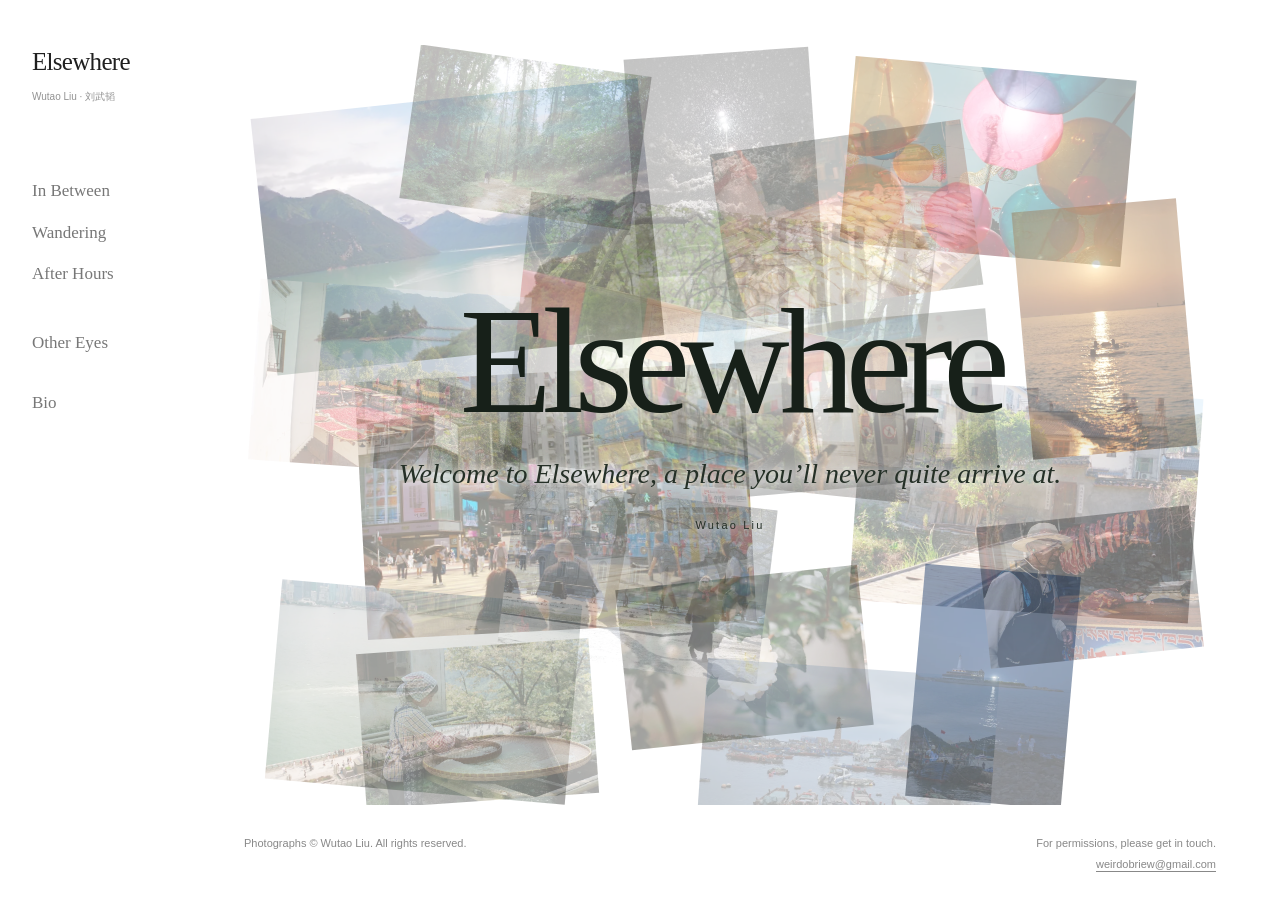
<file: index.html>
<!doctype html>
<html lang="en">
<head>
<meta charset="utf-8"><meta name="viewport" content="width=device-width,initial-scale=1">
<meta name="description" content="Elsewhere — a photographic archive by Wutao Liu.">
<meta name="theme-color" content="#ffffff"><title>Elsewhere — Wutao Liu</title>
<link rel="stylesheet" href="style.css?v=1.1.10"><script src="app.js?v=1.1.10" defer></script>
</head>
<body>
<a class="skip-link" href="#book">Skip to photographs</a>
<aside class="sidebar">
<a class="brand" href="./">Elsewhere<span>Wutao Liu · 刘武韬</span></a>
<nav aria-label="Archives"><div id="archives"></div></nav>
<a class="bio-link" href="bio.html">Bio</a>

</aside>
<main id="book" class="book" tabindex="-1">
<header id="book-heading" class="book-heading"><div><h1 id="archive-title">Elsewhere</h1><p id="archive-credit" hidden></p></div><span id="archive-count" hidden></span><span id="archive-load" role="status" aria-live="polite" hidden></span></header>
<p id="status" role="status"></p>
<section id="spread" class="spread" aria-label="Photographic spread"></section>
<footer id="pagination" class="pagination"><span id="page-label" aria-live="polite" aria-atomic="true"></span><div id="page-dots" class="page-dots" hidden role="group" aria-label="Choose a page"></div><div class="page-arrows"><button id="page-prev" aria-label="Previous page" disabled>←</button><button id="page-next" aria-label="Next page" disabled>→</button></div></footer>

<noscript><p>Please enable JavaScript to browse this archive.</p></noscript>
<footer class="copyright-notice"><p data-photograph-rights>Photographs © Wutao Liu. All rights reserved.</p><p>For permissions, please get in touch.<br><a href="mailto:weirdobriew@gmail.com">weirdobriew@gmail.com</a></p></footer>
</main>
<dialog id="viewer" aria-label="Full-resolution photograph">
<div class="viewer-bar"><span id="position"></span><div><button id="zoom" aria-label="View photograph at 100 percent" aria-pressed="false">100%</button><button id="close" aria-label="Close photograph">Close ×</button></div></div>
<div class="viewer-body"><button id="previous" aria-label="Previous photograph">←</button><div id="image-stage" class="image-stage"><img id="full-image" alt=""></div><button id="next" aria-label="Next photograph">→</button></div>
<div class="viewer-caption"><span id="caption"></span><span id="image-status" role="status"></span></div>
<footer class="copyright-notice viewer-rights"><p data-photograph-rights>Photographs © Wutao Liu. All rights reserved.</p><p>For permissions, please get in touch.<br><a href="mailto:weirdobriew@gmail.com">weirdobriew@gmail.com</a></p></footer>
</dialog>
</body>
</html>
</file>
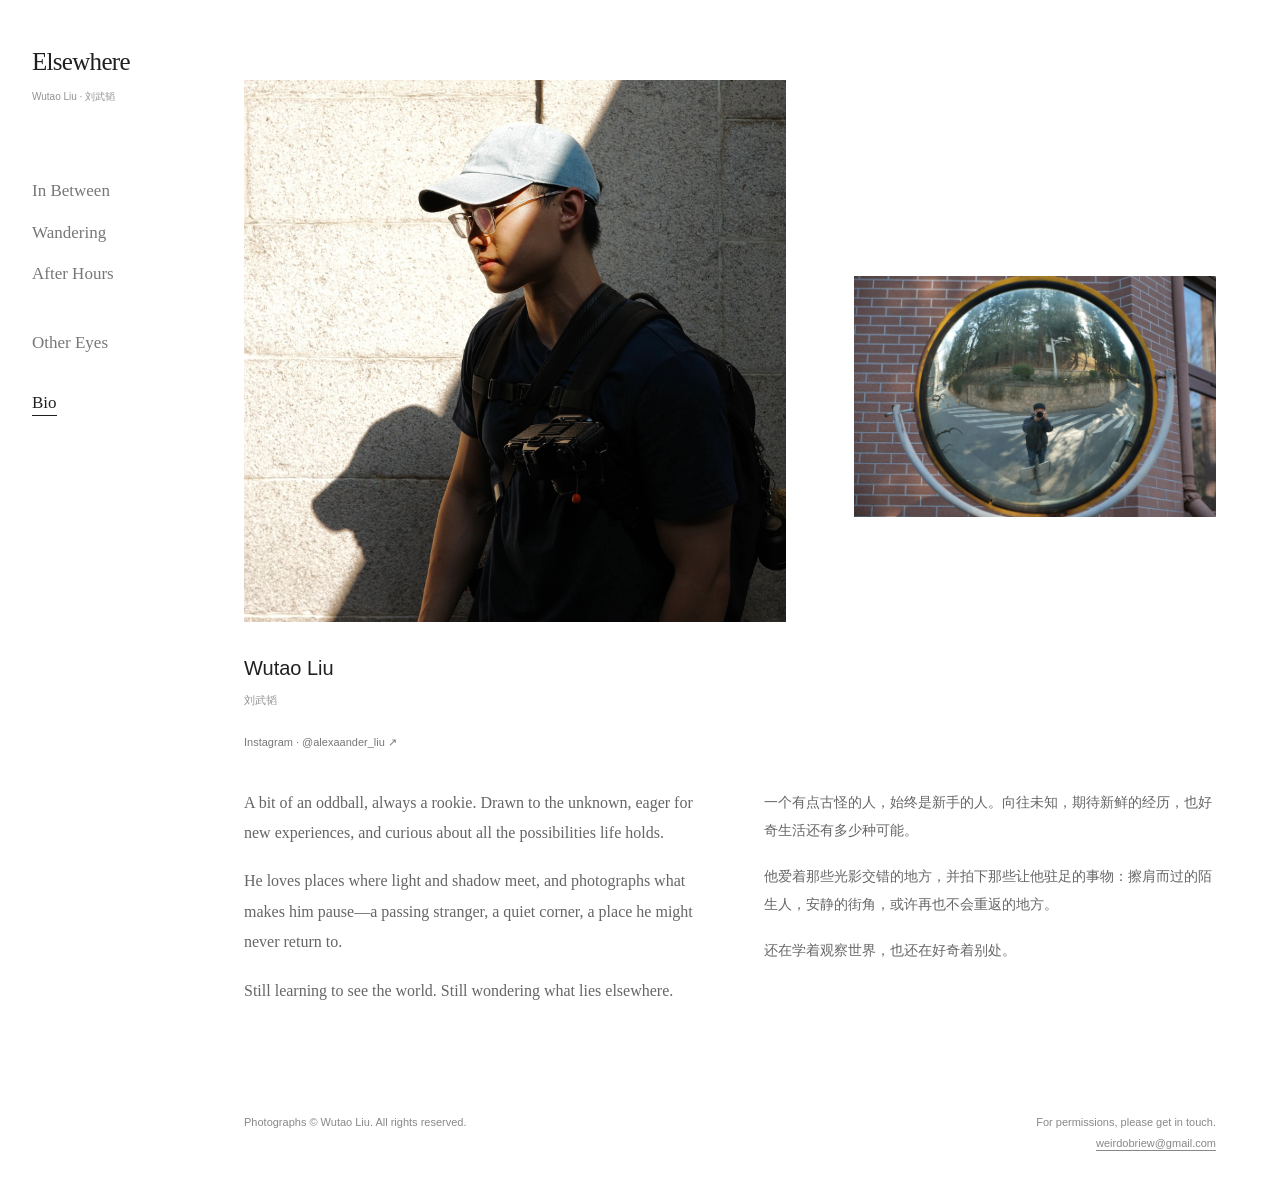
<file: bio.html>
<!doctype html>
<html lang="en"><head>
<meta charset="utf-8"><meta name="viewport" content="width=device-width,initial-scale=1">
<meta name="description" content="Wutao Liu — the photographer behind Elsewhere">
<meta name="theme-color" content="#ffffff"><title>Bio — Elsewhere</title>
<link rel="stylesheet" href="style.css?v=1.1.10">
</head><body>
<a class="skip-link" href="#bio">Skip to biography</a>
<aside class="sidebar">
<a class="brand" href="./">Elsewhere<span>Wutao Liu · 刘武韬</span></a>
<nav aria-label="Archives"><div id="archives"><a class="archive-link" href="./#in-between/1"><span>In Between</span></a><a class="archive-link" href="./#wandering/1"><span>Wandering</span></a><a class="archive-link" href="./#after-hours/1"><span>After Hours</span></a><a class="archive-link guest-archive" href="./#other-eyes"><span>Other Eyes</span></a></div></nav>
<a class="bio-link" href="bio.html" aria-current="page">Bio</a>

</aside>
<main id="bio" class="book bio-page">
<div class="bio-layout"><figure><img class="portrait" src="assets/portrait.webp" width="900" height="900" alt="Wutao Liu wearing a cap and carrying a camera"></figure><figure class="portrait-secondary"><img class="portrait" src="assets/portrait-mirror.webp" width="1600" height="1067" alt="Wutao Liu photographing his reflection in a round roadside mirror"></figure><div class="bio-copy"><h2>Wutao Liu<span>刘武韬</span></h2><p><a href="https://www.instagram.com/alexaander_liu/" target="_blank" rel="noopener noreferrer" aria-label="Instagram: alexaander_liu">Instagram · @alexaander_liu ↗</a></p></div></div><section class="bio-languages" aria-label="Biography in English and Chinese"><div class="bio-text" lang="en"><p>A bit of an oddball, always a rookie. Drawn to the unknown, eager for new experiences, and curious about all the possibilities life holds.</p><p>He loves places where light and shadow meet, and photographs what makes him pause—a passing stranger, a quiet corner, a place he might never return to.</p><p>Still learning to see the world. Still wondering what lies elsewhere.</p></div><div class="bio-text" lang="zh-CN"><p>一个有点古怪的人，始终是新手的人。向往未知，期待新鲜的经历，也好奇生活还有多少种可能。</p><p>他爱着那些光影交错的地方，并拍下那些让他驻足的事物：擦肩而过的陌生人，安静的街角，或许再也不会重返的地方。</p><p>还在学着观察世界，也还在好奇着别处。</p></div></section>
<footer class="copyright-notice"><p>Photographs © Wutao Liu. All rights reserved.</p><p>For permissions, please get in touch.<br><a href="mailto:weirdobriew@gmail.com">weirdobriew@gmail.com</a></p></footer>
</main></body></html>
</file>
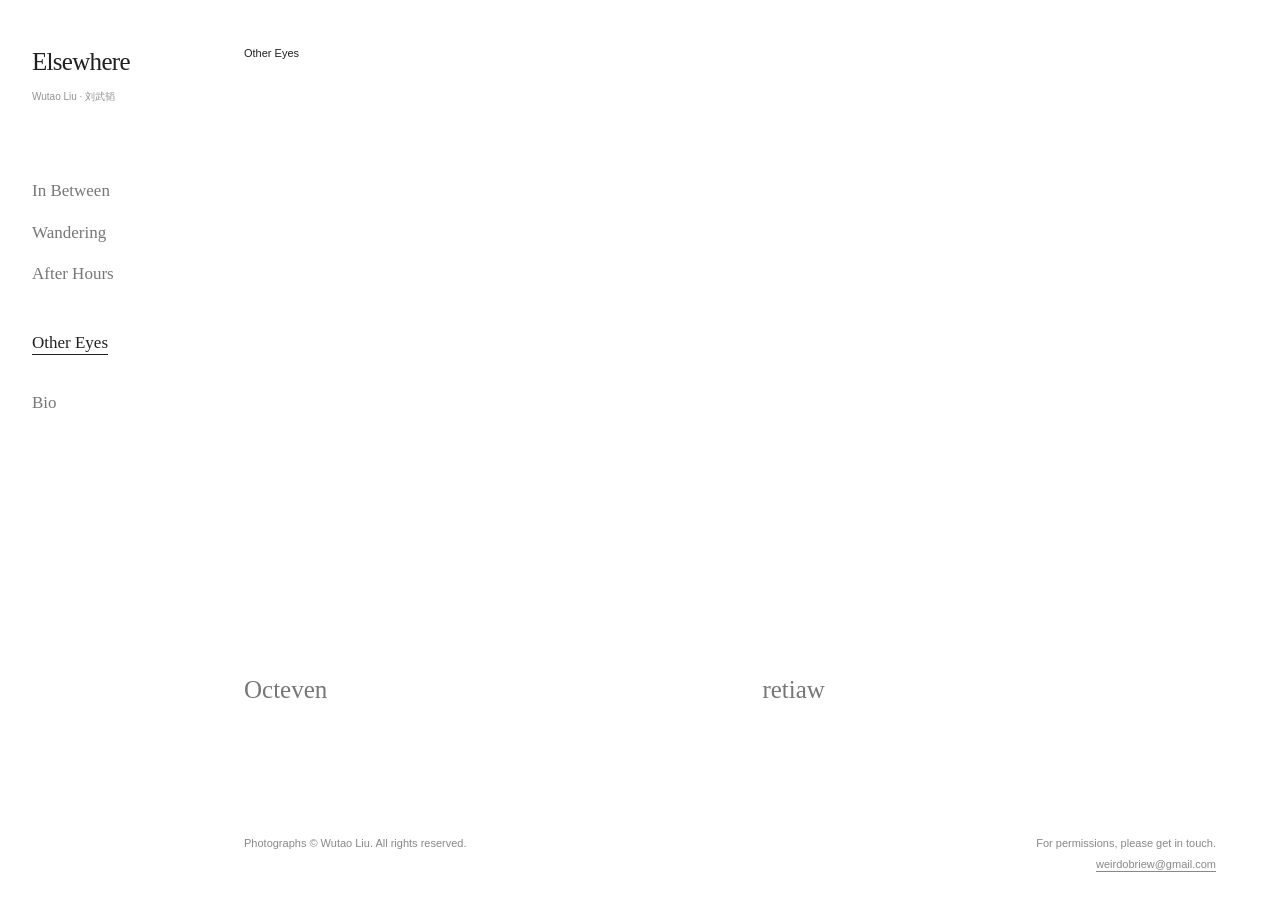
<file: featured.html>
<!doctype html><html lang="en"><head><meta charset="utf-8"><meta name="viewport" content="width=device-width,initial-scale=1"><meta http-equiv="refresh" content="0;url=./#other-eyes"><title>Other Eyes — Elsewhere</title></head><body><a href="./#other-eyes">Other Eyes →</a></body></html>
</file>
<file: style.css>
:root{--paper:#fff;--ink:#202020;--muted:#929292;--side:180px}*{box-sizing:border-box}[hidden]{display:none!important}body{margin:0;background:var(--paper);color:var(--ink);font:12px/1.6 -apple-system,BlinkMacSystemFont,"Segoe UI",sans-serif}a{color:inherit;text-decoration:none}button{font:inherit;color:inherit;cursor:pointer}a:focus-visible,button:focus-visible{outline:1px solid #555;outline-offset:5px}button:disabled{opacity:.2;cursor:default}.skip-link{position:fixed;top:-60px;left:20px;z-index:20;background:#fff;padding:12px}.skip-link:focus{top:10px}.sidebar{position:fixed;inset:0 auto 0 0;width:var(--side);padding:48px 24px 30px 32px;display:flex;flex-direction:column}.brand{font-size:16px;letter-spacing:-.4px;line-height:1.25}.brand span{display:block;font-size:9px;letter-spacing:0;line-height:1.7;margin-top:8px;color:var(--muted)}.sidebar nav{margin-top:65px}.archive-link{display:block;padding:7px 0;color:var(--muted);font-size:11px}.archive-link:hover,.archive-link[aria-current=page]{color:var(--ink)}.bio-link{margin-top:27px;font-size:11px;color:var(--muted)}.bio-link:hover,.bio-link[aria-current=page]{color:var(--ink)}.book{margin-left:var(--side);padding:45px clamp(25px,5vw,80px) 25px;min-height:100dvh;max-width:1700px}.book:focus{outline:none}.book-heading{padding-bottom:10px}.book-heading h1{font-size:11px;font-weight:400;letter-spacing:0;margin:0}#status{font-size:11px;color:var(--muted)}.spread{position:relative;min-height:calc(100dvh - 170px);padding:30px 0;display:grid;gap:22px 6%;align-content:center}.spread figure{margin:0;min-width:0}.photo-button{border:0;background:none;padding:0;display:block;width:100%;cursor:zoom-in}.spread img{display:block;max-width:100%;width:100%;height:auto;max-height:53vh;margin:auto;object-fit:contain}.spread figcaption{display:none}.spread-note{font:14px/1.8 Georgia,serif;white-space:pre-line;color:#777;margin:0;max-width:260px}.spread-home{min-height:calc(100dvh - 95px);padding:0;grid-template-columns:1fr;align-items:center}.spread-home figure{width:min(100%,960px);justify-self:center}.spread-home img{max-height:72vh}.spread-home .photo-button{cursor:pointer}.spread-solo{grid-template-columns:1fr}.spread-solo img{max-height:65vh}.spread-solo .spread-note{justify-self:end}.spread-duo{grid-template-columns:1.2fr .8fr;align-items:center}.spread-duo figure:first-child{align-self:start}.spread-duo figure:nth-child(2){padding-top:55px}.spread-duo .spread-note{grid-column:1/-1;margin-left:12%}.spread-triptych{grid-template-columns:1.3fr .8fr;align-items:center;gap:25px 7%}.spread-triptych figure:first-child{grid-row:1/3}.spread-triptych figure:nth-child(n+2) img{max-height:23vh}.spread-triptych .spread-note{grid-column:1/-1}.spread-portraits{grid-template-columns:1fr 1fr;gap:24px 12%;padding-left:8%;padding-right:8%}.spread-portraits img{max-height:58vh}.spread-portraits figure:nth-child(2){padding-top:40px}.spread-portraits .spread-note{grid-column:1/-1;justify-self:center}.spread-offset{grid-template-columns:1.15fr .75fr;gap:24px 12%;align-items:center}.spread-offset figure:first-child{padding-top:65px}.spread-offset figure:nth-child(2) img{max-height:58vh}.spread-offset .spread-note{grid-column:1/-1}.pagination{display:flex;justify-content:space-between;align-items:center;gap:20px;padding-top:10px}.pagination>span{font-size:10px;color:var(--muted)}.page-arrows{display:flex;gap:30px}.page-arrows button{border:0;background:none;padding:5px;font-size:19px;line-height:1}.bio-layout{display:grid;grid-template-columns:1.2fr 1fr;gap:10%;align-items:center;min-height:calc(100dvh - 100px)}.bio-layout figure{margin:0}.portrait{display:block;width:100%;max-width:440px;height:auto}.bio-copy h2{font-size:20px;font-weight:400;margin:0}.bio-copy h2 span{display:block;font-size:11px;color:var(--muted);margin-top:8px}dialog{border:0;background:#fff;color:var(--ink);width:100vw;max-width:none;height:100dvh;max-height:none;margin:0;padding:20px 3vw}dialog[open]{display:flex;flex-direction:column}dialog::backdrop{background:#fff}.viewer-bar,.viewer-caption{display:flex;justify-content:space-between;align-items:center;gap:15px;font-size:10px;flex-shrink:0}.viewer-bar button,.viewer-body>button{border:0;background:none;padding:10px}.viewer-bar>div{display:flex;gap:15px}.viewer-body{display:flex;align-items:stretch;flex:1;min-height:0;gap:15px;padding:15px 0}.viewer-body>button{align-self:center;font-size:20px;flex-shrink:0}.image-stage{flex:1;min-width:0;min-height:0;display:flex;justify-content:center;align-items:center;overflow:auto}.image-stage img{max-width:100%;max-height:100%;width:auto;height:auto;object-fit:contain;cursor:zoom-in}.image-stage.zoomed{display:block}.image-stage.zoomed img{max-width:none;max-height:none;width:auto;height:auto;cursor:zoom-out}.viewer-caption{padding-top:5px;color:var(--muted)}body.viewing{overflow:hidden}@media(max-width:1050px){:root{--side:160px}.sidebar{padding-left:25px;padding-right:15px}.book{padding-left:30px;padding-right:30px}}@media(max-width:700px){.sidebar{position:relative;inset:auto;width:auto;padding:25px 6vw 12px;display:grid;grid-template-columns:1fr auto;gap:23px}.brand{font-size:15px}.brand span{font-size:9px;margin-top:6px}.sidebar nav{grid-column:1/-1;grid-row:2;margin:0}#archives{display:flex;gap:24px;overflow-x:auto}.archive-link{white-space:nowrap;font-size:10px;padding:4px 0}.bio-link{margin:0;align-self:start;font-size:10px}.book{margin:0;padding:18px 6vw 20px;min-height:0}.book-heading{padding-bottom:0}.spread{min-height:450px;padding:25px 0;gap:20px 6%}.spread img{max-height:46vh}.spread-home{min-height:calc(100dvh - 180px);padding:0}.spread-home img{max-height:65vh}.spread-solo img{max-height:55vh}.spread-duo{grid-template-columns:1fr 1fr}.spread-duo figure:nth-child(2){padding-top:40px}.spread-portraits{gap:20px 8%;padding-left:0;padding-right:0}.spread-portraits img{max-height:46vh}.spread-triptych figure:nth-child(n+2) img{max-height:20vh}.spread-offset{gap:20px 8%}.spread-offset figure:nth-child(2) img{max-height:46vh}.bio-layout{grid-template-columns:1fr;gap:30px;padding:25px 0;min-height:0}.portrait{max-width:420px}.bio-copy h2{font-size:18px}.viewer-body{gap:3px}.viewer-body>button{padding:5px}.viewer-bar>div{gap:5px}.viewer-caption{font-size:9px;align-items:start}}

.image-stage:not(.zoomed) img{width:100%;height:100%;object-fit:contain}

/* Sidebar typography and navigation feedback. */
.sidebar{--nav-serif:Georgia,"Times New Roman","Songti SC",serif}
.brand{font-family:var(--nav-serif);font-size:25px;letter-spacing:-.7px;line-height:1.12}
.brand span{font-family:-apple-system,BlinkMacSystemFont,"Segoe UI",sans-serif;font-size:10px;letter-spacing:0;margin-top:12px}
.archive-link,.bio-link{font-family:var(--nav-serif);font-size:17px;line-height:1.5;color:#777;position:relative;transition:transform .2s ease,color .2s ease}
.archive-link{padding:8px 0}
.archive-link span{position:relative;display:inline-block}
.archive-link span::after{content:"";position:absolute;left:0;bottom:0;width:100%;height:1px;background:currentColor;transform:scaleX(0);transform-origin:left;transition:transform .2s ease}
.archive-link:hover,.archive-link:focus-visible,.bio-link:hover,.bio-link:focus-visible{color:#171717;transform:translateX(4px)}
.archive-link:hover span::after,.archive-link:focus-visible span::after,.archive-link[aria-current=page] span::after{transform:scaleX(1)}
.bio-link{align-self:flex-start}
.bio-link::after{content:"";position:absolute;left:0;bottom:0;width:100%;height:1px;background:currentColor;transform:scaleX(0);transform-origin:left;transition:transform .2s ease}
.bio-link:hover::after,.bio-link:focus-visible::after,.bio-link[aria-current=page]::after{transform:scaleX(1)}
@media(max-width:700px){.brand{font-size:23px}.archive-link,.bio-link{font-size:16px}.archive-link{padding:5px 0}.bio-link{align-self:start}.brand span{margin-top:8px}}
@media(prefers-reduced-motion:reduce){.archive-link,.bio-link,.archive-link span::after,.bio-link::after{transition:none}.archive-link:hover,.archive-link:focus-visible,.bio-link:hover,.bio-link:focus-visible{transform:none}}

.bio-text{max-width:390px;margin:28px 0 25px;font-size:13px;line-height:2;color:#666}.bio-text p{margin:0 0 18px}.bio-copy>p{font-size:11px;margin-top:24px;color:#777}

.bio-page .bio-layout{grid-template-columns:minmax(0,1.4fr) minmax(180px,.6fr);gap:8%;min-height:0;padding:35px 0 48px}.bio-page .portrait{max-width:640px;width:100%}.bio-languages{display:grid;grid-template-columns:1fr 1fr;gap:7%;padding:5px 0 60px}.bio-languages .bio-text{max-width:none;margin:0;font-size:14px;line-height:2}.bio-languages [lang="en"]{font-family:Georgia,"Times New Roman",serif;font-size:16px;line-height:1.9}@media(max-width:700px){.bio-page .bio-layout{grid-template-columns:1fr;gap:26px;padding-top:20px}.bio-page .portrait{max-width:none}.bio-languages{grid-template-columns:1fr;gap:25px}}

.bio-page .bio-layout{grid-template-columns:minmax(0,1.2fr) minmax(0,.8fr);gap:30px 7%;align-items:center}.bio-page .portrait-secondary{padding-top:90px}.bio-page .portrait-secondary .portrait{max-width:460px}.bio-page .bio-copy{grid-column:1/-1}.bio-page .bio-layout{padding-bottom:20px}@media(max-width:700px){.bio-page .bio-layout{grid-template-columns:1fr;gap:25px}.bio-page .portrait-secondary{padding-top:0;width:85%;justify-self:end}.bio-page .portrait-secondary .portrait{max-width:none}}

/* Tighter, larger multi-image spreads; proportions follow the photographs. */
.spread-duo,.spread-portraits,.spread-offset{display:flex;flex-wrap:wrap;justify-content:center;align-items:center;gap:18px clamp(16px,2vw,28px);padding-left:0;padding-right:0}
.spread-duo figure,.spread-portraits figure,.spread-offset figure{flex:var(--photo-ratio,1) 1 0;max-width:calc(70vh * var(--photo-ratio,1));padding-top:0!important;align-self:center!important}
.spread-duo img,.spread-portraits img,.spread-offset img{max-height:70vh}
.spread-duo .spread-note,.spread-portraits .spread-note,.spread-offset .spread-note{flex:0 0 100%;margin:0;max-width:none}
.spread-triptych{grid-template-columns:1.2fr 1fr;gap:14px 24px}
.spread-triptych figure:first-child img{max-height:68vh}
.spread-triptych figure:nth-child(n+2) img{max-height:31vh}
@media(max-width:700px){.spread-duo,.spread-portraits{gap:14px 16px}.spread-duo figure,.spread-portraits figure{max-width:calc(58vh * var(--photo-ratio,1))}.spread-duo img,.spread-portraits img{max-height:58vh}.spread-offset{display:grid;grid-template-columns:1fr;gap:18px}.spread-offset figure{max-width:none;width:100%}.spread-offset img{max-height:62vh}.spread-triptych{gap:10px 14px;grid-template-columns:1.15fr 1fr}.spread-triptych figure:nth-child(n+2) img{max-height:28vh}}

/* Small vertical offsets while retaining compact gaps and full image frames. */
.spread-duo figure:nth-child(2){transform:translateY(20px)}
.spread-portraits figure:nth-child(2){transform:translateY(26px)}
.spread-offset figure:nth-child(2){transform:translateY(-18px)}
.spread-triptych figure:nth-child(2){transform:translateY(-8px)}
.spread-triptych figure:nth-child(3){transform:translateY(8px)}
@media(max-width:700px){.spread-duo figure:nth-child(2),.spread-portraits figure:nth-child(2){transform:translateY(12px)}.spread-offset figure:nth-child(2){transform:none}.spread-triptych figure:nth-child(2){transform:translateY(-4px)}.spread-triptych figure:nth-child(3){transform:translateY(4px)}}

/* Layered photographic cover. All layers use thumbnail assets. */
.spread-collage{display:block;position:relative;height:calc(100dvh - 95px);min-height:580px;isolation:isolate;overflow:hidden}
.home-layer{position:absolute;display:block;left:var(--x);top:var(--y);width:var(--w);opacity:var(--o);transform:rotate(var(--r));transition:opacity .25s ease;z-index:1}
.home-layer img{display:block;width:100%;height:auto;max-height:none;margin:0}
.home-layer:hover,.home-layer:focus-visible{opacity:.85;z-index:3}
.home-layer-1{--x:2%;--y:7%;--w:40%;--o:.44;--r:-6deg}
.home-layer-2{--x:62%;--y:3%;--w:29%;--o:.36;--r:5deg}
.home-layer-3{--x:40%;--y:1%;--w:19%;--o:.25;--r:-4deg}
.home-layer-4{--x:63%;--y:45%;--w:35%;--o:.38;--r:4deg}
.home-layer-5{--x:12%;--y:43%;--w:40%;--o:.46;--r:-3deg}
.home-layer-6{--x:28%;--y:22%;--w:42%;--o:.22;--r:6deg}
.home-layer-7{--x:80%;--y:21%;--w:17%;--o:.45;--r:-5deg}
.home-layer-8{--x:3%;--y:72%;--w:31%;--o:.34;--r:5deg}
.home-layer-9{--x:39%;--y:70%;--w:25%;--o:.38;--r:-6deg}
.home-layer-10{--x:69%;--y:69%;--w:16%;--o:.46;--r:5deg}
.home-wordmark{position:absolute;left:50%;top:48%;transform:translate(-50%,-50%);z-index:5;display:flex;flex-direction:column;align-items:center;gap:10px;white-space:nowrap;pointer-events:none}
.home-title{font-family:Georgia,"Times New Roman",serif;font-size:clamp(70px,11.8vw,190px);font-weight:400;line-height:1;letter-spacing:-.065em;color:#172019;text-shadow:0 0 30px rgba(255,255,255,.8);pointer-events:auto}
.home-signature{font-size:11px;letter-spacing:.2em;color:#253027;text-shadow:0 0 10px #fff}
@media(max-width:700px){.spread-collage{height:calc(100dvh - 175px);min-height:480px}.home-title{font-size:clamp(56px,16vw,100px)}.home-signature{font-size:9px;letter-spacing:.16em}.home-wordmark{top:46%;gap:12px}.home-layer-1{--y:9%;--w:55%}.home-layer-2{--x:59%;--y:6%;--w:39%}.home-layer-3{--x:39%;--y:0%;--w:26%}.home-layer-4{--x:56%;--y:52%;--w:43%}.home-layer-5{--x:3%;--y:47%;--w:55%}.home-layer-6{--x:23%;--y:25%;--w:56%}.home-layer-7{--x:77%;--y:28%;--w:23%}.home-layer-8{--y:74%;--w:42%}.home-layer-9{--x:35%;--y:72%;--w:36%}.home-layer-10{--x:72%;--y:71%;--w:23%}}
@media(prefers-reduced-motion:reduce){.home-layer{transition:none}}

.home-layer-11{--x:17%;--y:2%;--w:24%;--o:.28;--r:8deg}
.home-layer-12{--x:49%;--y:12%;--w:26%;--o:.25;--r:-8deg}
.home-layer-13{--x:1%;--y:32%;--w:28%;--o:.30;--r:4deg}
.home-layer-14{--x:51%;--y:36%;--w:26%;--o:.24;--r:-5deg}
.home-layer-15{--x:76%;--y:62%;--w:22%;--o:.31;--r:-6deg}
.home-layer-16{--x:27%;--y:59%;--w:27%;--o:.28;--r:7deg}
.home-layer-17{--x:12%;--y:79%;--w:24%;--o:.32;--r:-4deg}
.home-layer-18{--x:47%;--y:82%;--w:30%;--o:.30;--r:4deg}
@media(max-width:700px){.home-layer-11{--x:14%;--y:1%;--w:33%}.home-layer-12{--x:47%;--y:15%;--w:37%}.home-layer-13{--x:0%;--y:30%;--w:38%}.home-layer-14{--x:49%;--y:40%;--w:37%}.home-layer-15{--x:74%;--y:62%;--w:26%}.home-layer-16{--x:24%;--y:57%;--w:38%}.home-layer-17{--x:8%;--y:83%;--w:33%}.home-layer-18{--x:43%;--y:85%;--w:43%}}

.book-heading{display:flex;align-items:center;justify-content:space-between;gap:20px}#archive-load{font-size:10px;color:#999;font-weight:400;white-space:nowrap}

/* Authored compositions, fixed per spread rather than randomized. */
.spread.composition-left-high figure:first-child{transform:translateY(-20px)}
.spread.composition-left-high figure:nth-child(2){transform:translateY(20px)}
.spread.composition-right-high figure:first-child{transform:translateY(24px)}
.spread.composition-right-high figure:nth-child(2){transform:translateY(-24px)}
.spread.composition-level figure:first-child,.spread.composition-level figure:nth-child(2){transform:none}
.spread-triptych.composition-right-heavy{grid-template-columns:1fr 1.2fr}
.spread-triptych.composition-right-heavy figure:first-child{grid-column:2;grid-row:1/3}
.spread-triptych.composition-right-heavy figure:nth-child(2){grid-column:1;grid-row:1}
.spread-triptych.composition-right-heavy figure:nth-child(3){grid-column:1;grid-row:2}
@media(max-width:700px){.spread.composition-left-high figure:first-child{transform:translateY(-10px)}.spread.composition-left-high figure:nth-child(2){transform:translateY(10px)}.spread.composition-right-high figure:first-child{transform:translateY(12px)}.spread.composition-right-high figure:nth-child(2){transform:translateY(-12px)}.spread-offset.composition-left-high figure:is(:first-child,:nth-child(2)),.spread-offset.composition-right-high figure:is(:first-child,:nth-child(2)){transform:none}}

.copyright-notice{padding:0 0 35px;font-size:11px;line-height:1.9;color:#888}.copyright-notice p{margin:0 0 12px}.copyright-notice a{text-decoration:underline;text-underline-offset:3px}.copyright-notice a:hover{color:#222}

/* Shared rights notice across the home, archive, Bio and full-image view. */
.book{display:flex;flex-direction:column}.book>.copyright-notice{margin-top:auto;padding-top:28px;padding-bottom:0}
.copyright-notice{display:flex;justify-content:space-between;align-items:flex-start;gap:20px;flex-shrink:0}.copyright-notice p{margin:0}.copyright-notice p:last-child{text-align:right}
.viewer-rights{padding:12px 0 0;font-size:9px;line-height:1.5}
@media(min-width:701px){.book>.spread{flex:1;min-height:calc(100dvh - 260px)}.book>.spread-collage{height:calc(100dvh - 185px);min-height:520px}}
@media(max-width:700px){.copyright-notice{display:block;font-size:10px}.copyright-notice p:last-child{text-align:left;margin-top:8px}.viewer-rights{display:flex;font-size:8px;gap:12px}.viewer-rights p:last-child{margin:0;text-align:right}}

/* Guest photographers */
.archive-link.guest-archive{margin-top:27px}#archive-credit{font:italic 13px/1.6 Georgia,serif;color:#888;margin:4px 0 0}
@media(max-width:700px){.archive-link.guest-archive{margin-top:12px}}

.spread-duo.composition-first-dominant figure:first-child{flex:calc(var(--photo-ratio,1) * 1.6) 1 0;transform:translateY(-12px)}
.spread-duo.composition-first-dominant figure:nth-child(2){flex:var(--photo-ratio,1) 1 0;max-width:calc(48vh * var(--photo-ratio,1));transform:translateY(18px)}
.spread-duo.composition-first-dominant figure:nth-child(2) img{max-height:48vh}
@media(max-width:700px){.spread-duo.composition-first-dominant figure:nth-child(2){max-width:calc(40vh * var(--photo-ratio,1))}.spread-duo.composition-first-dominant figure:nth-child(2) img{max-height:40vh}}

.home-tagline{margin:6px 0 12px;max-width:800px;width:76vw;white-space:normal;text-align:center;text-wrap:balance;font:italic 28px/1.5 Georgia,serif;color:#253027;text-shadow:0 0 10px #fff,0 0 20px #fff}
@media(max-width:700px){.home-tagline{font-size:20px;max-width:340px;margin:2px 0 8px}}

/* A separate recommendation, outside the photographic archives. */
.featured-link{margin-top:20px;color:var(--muted);font-size:13px}.featured-link:hover,.featured-link[aria-current=page]{color:var(--ink)}
.featured-heading h1{font-size:12px;font-weight:400;margin:0}.featured-heading>p{color:#888;font-size:12px;margin:10px 0 0}.feature-story{display:grid;grid-template-columns:minmax(0,1fr) minmax(0,.9fr);gap:9%;align-items:center;padding:45px 0 60px}.feature-story figure{margin:0}.feature-story img{display:block;width:100%;height:auto;max-height:72vh;object-fit:contain;object-position:left}.feature-story figcaption{color:#888;font-size:10px;margin-top:14px}.feature-kicker{font-size:11px;color:#777}.feature-kicker a{text-decoration:underline;text-underline-offset:3px}.feature-copy h2{font:normal clamp(30px,3.5vw,48px)/1.2 Georgia,serif;margin:18px 0 30px}.feature-description{max-width:30em;margin:0 0 22px;font:15px/1.95 "Songti SC",serif;color:#555}.feature-description[lang=en]{font:16px/1.8 Georgia,serif}.feature-description p{margin:0 0 12px}.feature-visit{display:inline-block;font-size:12px;border-bottom:1px solid #bcbcb4;padding-bottom:5px;margin-top:10px}.feature-attribution{font-size:10px;line-height:1.8;color:#888;margin-top:30px}
@media(max-width:700px){.featured-link{margin:0;grid-column:2;grid-row:2;align-self:end}.sidebar nav{padding-right:0}.featured-link{grid-column:1/-1;grid-row:3}.feature-story{grid-template-columns:1fr;gap:32px;padding-top:28px}.feature-story img{max-height:65vh;object-position:center}.feature-copy h2{margin-bottom:24px}.featured-heading>p{font-size:11px}}

/* Other Eyes is an index of independent photographers. */
.other-eyes-authors{width:100%;max-width:900px;display:grid;grid-template-columns:1fr 1fr;gap:70px}.other-eyes-author{display:block;padding:36px 0;border-top:1px solid #deded8}.other-eyes-author h2{font:normal 36px/1.2 Georgia,serif;margin:0 0 20px}.other-eyes-author p{font-size:13px;color:#777;margin:0 0 36px}.other-eyes-author span{font-size:12px;color:#666}.other-eyes-author:hover h2{text-decoration:underline;text-decoration-thickness:1px;text-underline-offset:7px}.other-eyes-index{display:flex;align-items:center}.other-eyes-author:focus-visible{outline-offset:8px}@media(max-width:700px){.other-eyes-authors{grid-template-columns:1fr;gap:18px}.other-eyes-author{padding:28px 0}.other-eyes-author h2{font-size:30px}.other-eyes-author p{margin-bottom:24px}}

/* Quiet author labels, with a restrained hover and keyboard-focus treatment. */
.other-eyes-author{border:0;padding:22px 0;width:fit-content}.other-eyes-author h2{position:relative;display:inline-block;margin:0;color:#777;transition:color .22s ease,transform .22s ease}.other-eyes-author h2::after{content:"";position:absolute;left:0;right:0;bottom:-8px;height:1px;background:currentColor;transform:scaleX(0);transform-origin:left;transition:transform .22s ease}.other-eyes-author:hover h2,.other-eyes-author:focus-visible h2{color:#202020;transform:translateX(5px);text-decoration:none}.other-eyes-author:hover h2::after,.other-eyes-author:focus-visible h2::after{transform:scaleX(1)}@media(prefers-reduced-motion:reduce){.other-eyes-author h2,.other-eyes-author h2::after{transition:none}.other-eyes-author:hover h2,.other-eyes-author:focus-visible h2{transform:none}}

/* Two uncropped photographs introduce the guest collections. */
.other-eyes-authors{max-width:960px;gap:clamp(32px,6vw,90px);align-items:end}.other-eyes-author{width:100%;padding:0}.other-eyes-author img{display:block;width:100%;height:clamp(240px,53vh,560px);max-height:none;object-fit:contain;object-position:center bottom;margin:0 0 26px;transition:opacity .25s ease}.other-eyes-author h2{font-size:25px}.other-eyes-author:hover img{opacity:.88}.other-eyes-index{padding-top:35px;padding-bottom:35px}@media(max-width:700px){.other-eyes-authors{grid-template-columns:1fr 1fr;gap:22px}.other-eyes-author img{height:38vh;min-height:180px;margin-bottom:20px}.other-eyes-author h2{font-size:22px}}@media(prefers-reduced-motion:reduce){.other-eyes-author img{transition:none}}
</file>
